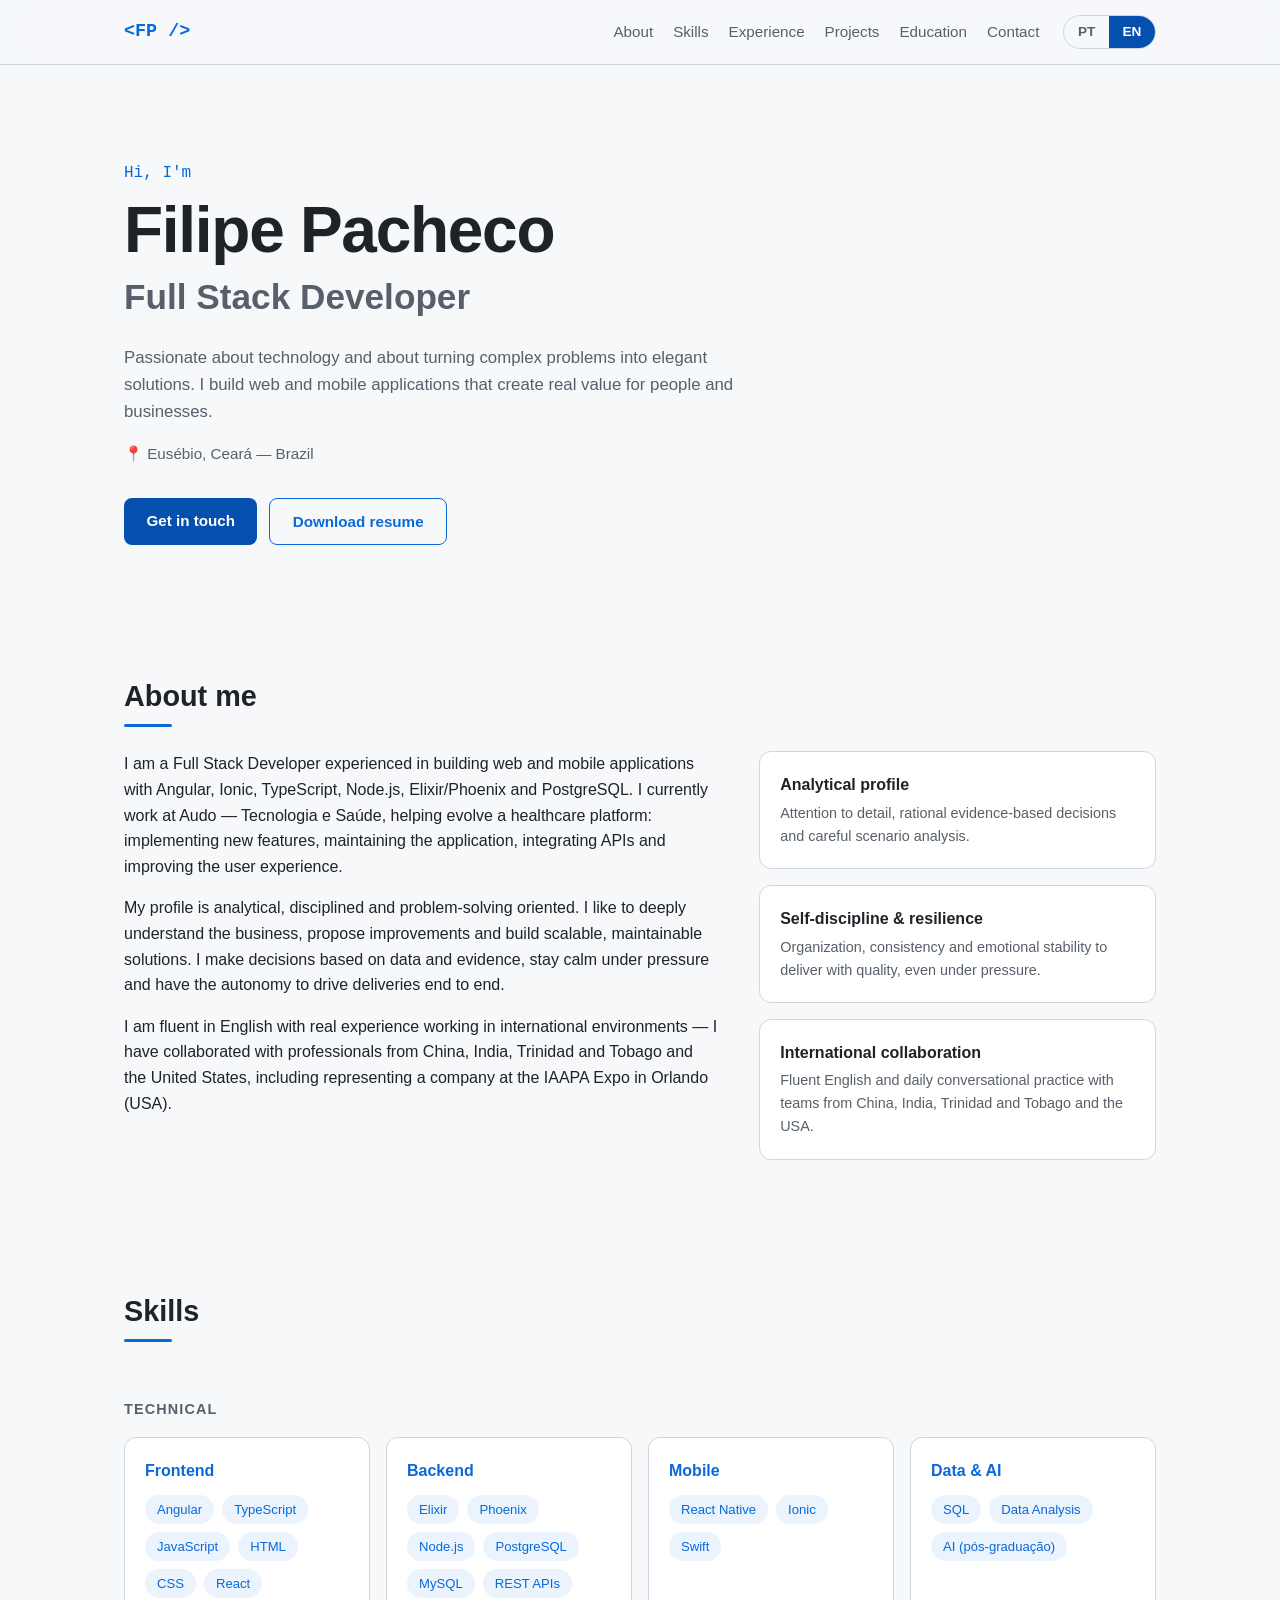
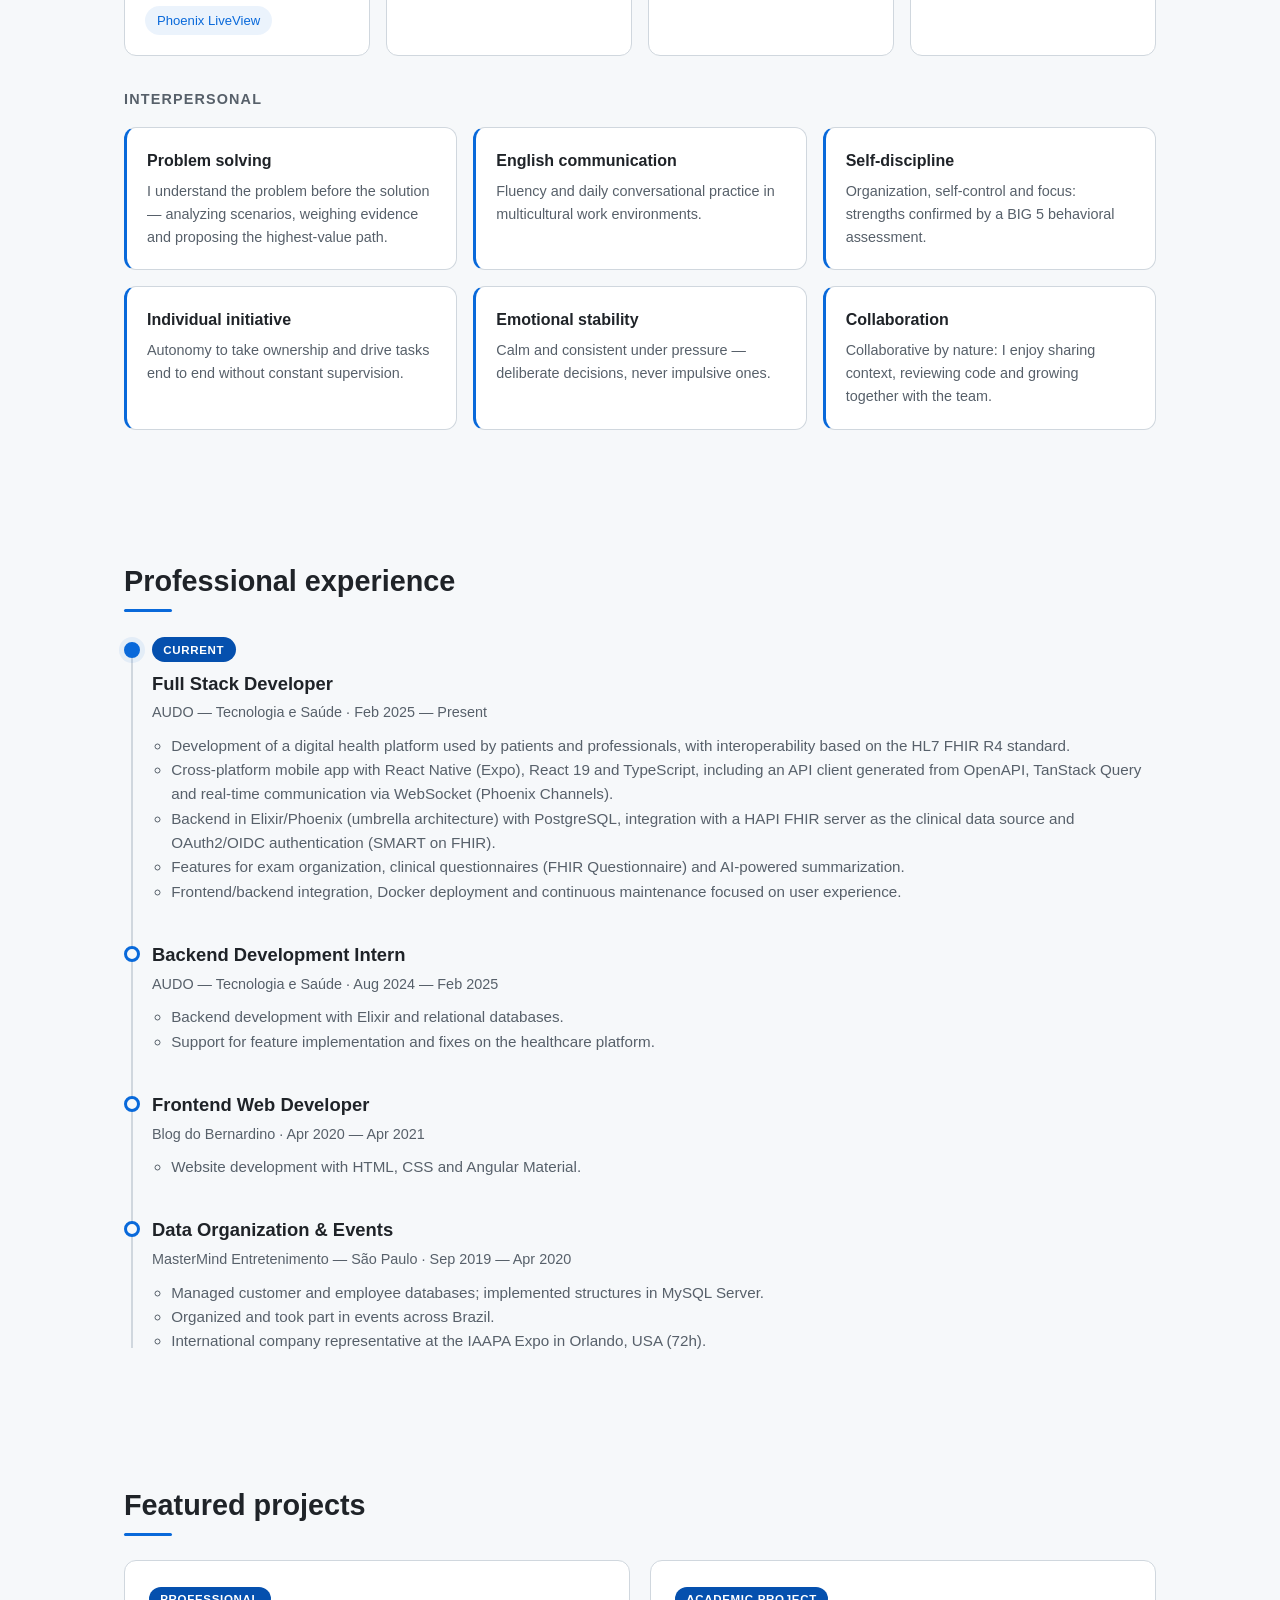
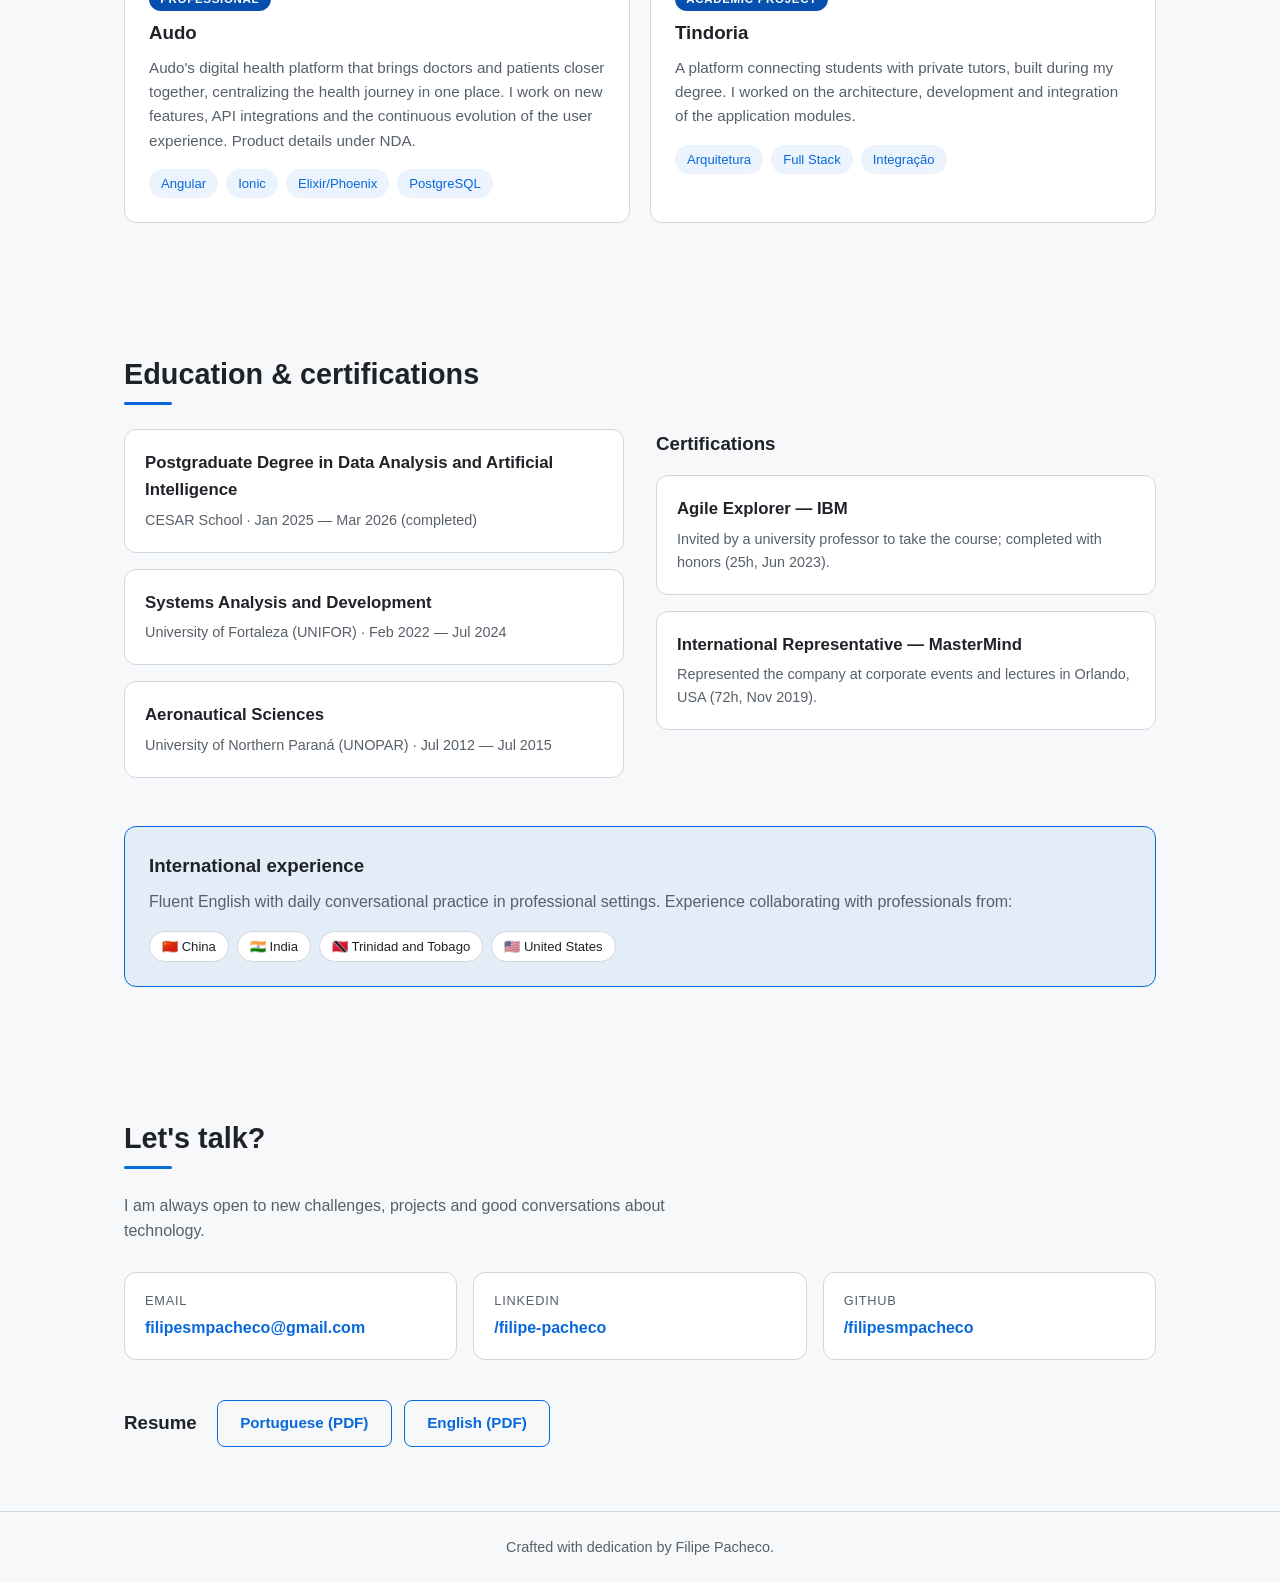
<file: index.html>
<!DOCTYPE html>
<html lang="pt-BR">
<head>
  <meta charset="UTF-8" />
  <meta name="viewport" content="width=device-width, initial-scale=1.0" />
  <meta name="description" content="Filipe Pacheco — Full Stack Developer | Angular, Ionic, TypeScript, Node.js, Elixir/Phoenix, PostgreSQL" />
  <meta name="author" content="Filipe Souto Maior Pacheco" />
  <title>Filipe Pacheco — Desenvolvedor Full Stack</title>
  <link rel="stylesheet" href="assets/css/styles.css" />
  <link rel="icon" href="data:image/svg+xml,<svg xmlns='http://www.w3.org/2000/svg' viewBox='0 0 100 100'><text y='.9em' font-size='90'>💻</text></svg>" />
</head>
<body>
  <header class="site-header">
    <nav class="container nav" aria-label="Main navigation">
      <a class="logo" href="#top">&lt;FP /&gt;</a>
      <ul class="nav-links">
        <li><a href="#about" data-i18n="nav.about">Sobre</a></li>
        <li><a href="#skills" data-i18n="nav.skills">Habilidades</a></li>
        <li><a href="#experience" data-i18n="nav.experience">Experiência</a></li>
        <li><a href="#projects" data-i18n="nav.projects">Projetos</a></li>
        <li><a href="#education" data-i18n="nav.education">Formação</a></li>
        <li><a href="#contact" data-i18n="nav.contact">Contato</a></li>
      </ul>
      <div class="lang-switch" role="group" aria-label="Language switch">
        <button type="button" data-lang="pt" aria-pressed="true">PT</button>
        <button type="button" data-lang="en" aria-pressed="false">EN</button>
      </div>
    </nav>
  </header>

  <main id="top">
    <!-- ============ HERO ============ -->
    <section class="hero container">
      <p class="hero-greeting"><span data-i18n="hero.greeting">Olá, eu sou</span></p>
      <h1 class="hero-name">Filipe Pacheco</h1>
      <h2 class="hero-role" data-i18n="hero.role">Desenvolvedor Full Stack</h2>
      <p class="hero-tagline" data-i18n="hero.tagline">
        Apaixonado por tecnologia e por transformar problemas complexos em soluções elegantes.
        Construo aplicações web e mobile que geram valor real para pessoas e negócios.
      </p>
      <p class="hero-location">📍 <span data-i18n="hero.location">Eusébio, Ceará — Brasil</span></p>
      <div class="hero-actions">
        <a class="btn btn-primary" href="#contact" data-i18n="hero.cta.contact">Fale comigo</a>
        <a class="btn btn-outline" href="#contact" data-i18n="hero.cta.cv">Baixar currículo</a>
      </div>
    </section>

    <!-- ============ ABOUT ============ -->
    <section id="about" class="container section">
      <h2 class="section-title" data-i18n="about.title">Sobre mim</h2>
      <div class="about-grid">
        <div class="about-text">
          <p data-i18n="about.p1"></p>
          <p data-i18n="about.p2"></p>
          <p data-i18n="about.p3"></p>
        </div>
        <div class="about-highlights">
          <article class="highlight-card">
            <h3 data-i18n="about.highlight1.title">Perfil analítico</h3>
            <p data-i18n="about.highlight1.text"></p>
          </article>
          <article class="highlight-card">
            <h3 data-i18n="about.highlight2.title">Autodisciplina e resiliência</h3>
            <p data-i18n="about.highlight2.text"></p>
          </article>
          <article class="highlight-card">
            <h3 data-i18n="about.highlight3.title">Colaboração internacional</h3>
            <p data-i18n="about.highlight3.text"></p>
          </article>
        </div>
      </div>
    </section>

    <!-- ============ SKILLS ============ -->
    <section id="skills" class="container section">
      <h2 class="section-title" data-i18n="skills.title">Habilidades</h2>

      <h3 class="subsection-title" data-i18n="skills.tech.title">Técnicas</h3>
      <div class="skills-grid">
        <div class="skill-group">
          <h4 data-i18n="skills.frontend">Frontend</h4>
          <ul class="tags">
            <li>Angular</li><li>TypeScript</li><li>JavaScript</li>
            <li>HTML</li><li>CSS</li><li>React</li><li>Phoenix LiveView</li>
          </ul>
        </div>
        <div class="skill-group">
          <h4 data-i18n="skills.backend">Backend</h4>
          <ul class="tags">
            <li>Elixir</li><li>Phoenix</li><li>Node.js</li>
            <li>PostgreSQL</li><li>MySQL</li><li>REST APIs</li>
          </ul>
        </div>
        <div class="skill-group">
          <h4 data-i18n="skills.mobile">Mobile</h4>
          <ul class="tags">
            <li>React Native</li><li>Ionic</li><li>Swift</li>
          </ul>
        </div>
        <div class="skill-group">
          <h4 data-i18n="skills.data">Dados &amp; IA</h4>
          <ul class="tags">
            <li>SQL</li><li>Data Analysis</li><li>AI (pós-graduação)</li>
          </ul>
        </div>
      </div>

      <h3 class="subsection-title" data-i18n="skills.soft.title">Interpessoais</h3>
      <div class="soft-skills-grid">
        <article class="soft-card">
          <h4 data-i18n="skills.soft.1.title">Resolução de problemas</h4>
          <p data-i18n="skills.soft.1.text"></p>
        </article>
        <article class="soft-card">
          <h4 data-i18n="skills.soft.2.title">Comunicação em inglês</h4>
          <p data-i18n="skills.soft.2.text"></p>
        </article>
        <article class="soft-card">
          <h4 data-i18n="skills.soft.3.title">Autodisciplina</h4>
          <p data-i18n="skills.soft.3.text"></p>
        </article>
        <article class="soft-card">
          <h4 data-i18n="skills.soft.4.title">Iniciativa individual</h4>
          <p data-i18n="skills.soft.4.text"></p>
        </article>
        <article class="soft-card">
          <h4 data-i18n="skills.soft.5.title">Estabilidade emocional</h4>
          <p data-i18n="skills.soft.5.text"></p>
        </article>
        <article class="soft-card">
          <h4 data-i18n="skills.soft.6.title">Colaboração</h4>
          <p data-i18n="skills.soft.6.text"></p>
        </article>
      </div>
    </section>

    <!-- ============ EXPERIENCE ============ -->
    <section id="experience" class="container section">
      <h2 class="section-title" data-i18n="experience.title">Experiência profissional</h2>
      <ol class="timeline">
        <li class="timeline-item">
          <div class="timeline-marker current" aria-hidden="true"></div>
          <div class="timeline-content">
            <span class="badge" data-i18n="experience.current">Atual</span>
            <h3 data-i18n="exp.audo2.role">Desenvolvedor Full Stack</h3>
            <p class="timeline-meta">
              <span data-i18n="exp.audo2.company">AUDO — Tecnologia e Saúde</span> ·
              <time data-i18n="exp.audo2.period">Fev 2025 — Presente</time>
            </p>
            <ul>
              <li data-i18n="exp.audo2.d1"></li>
              <li data-i18n="exp.audo2.d2"></li>
              <li data-i18n="exp.audo2.d3"></li>
              <li data-i18n="exp.audo2.d4"></li>
              <li data-i18n="exp.audo2.d5"></li>
            </ul>
          </div>
        </li>
        <li class="timeline-item">
          <div class="timeline-marker" aria-hidden="true"></div>
          <div class="timeline-content">
            <h3 data-i18n="exp.audo1.role">Estagiário de Desenvolvimento Backend</h3>
            <p class="timeline-meta">
              <span data-i18n="exp.audo1.company">AUDO — Tecnologia e Saúde</span> ·
              <time data-i18n="exp.audo1.period">Ago 2024 — Fev 2025</time>
            </p>
            <ul>
              <li data-i18n="exp.audo1.d1"></li>
              <li data-i18n="exp.audo1.d2"></li>
            </ul>
          </div>
        </li>
        <li class="timeline-item">
          <div class="timeline-marker" aria-hidden="true"></div>
          <div class="timeline-content">
            <h3 data-i18n="exp.blog.role">Desenvolvedor Frontend Web</h3>
            <p class="timeline-meta">
              <span data-i18n="exp.blog.company">Blog do Bernardino</span> ·
              <time data-i18n="exp.blog.period">Abr 2020 — Abr 2021</time>
            </p>
            <ul>
              <li data-i18n="exp.blog.d1"></li>
            </ul>
          </div>
        </li>
        <li class="timeline-item">
          <div class="timeline-marker" aria-hidden="true"></div>
          <div class="timeline-content">
            <h3 data-i18n="exp.mm.role">Organização de Dados &amp; Eventos</h3>
            <p class="timeline-meta">
              <span data-i18n="exp.mm.company">MasterMind Entretenimento — São Paulo</span> ·
              <time data-i18n="exp.mm.period">Set 2019 — Abr 2020</time>
            </p>
            <ul>
              <li data-i18n="exp.mm.d1"></li>
              <li data-i18n="exp.mm.d2"></li>
              <li data-i18n="exp.mm.d3"></li>
            </ul>
          </div>
        </li>
      </ol>
    </section>

    <!-- ============ PROJECTS ============ -->
    <section id="projects" class="container section">
      <h2 class="section-title" data-i18n="projects.title">Projetos em destaque</h2>
      <div class="projects-grid">
        <article class="project-card">
          <span class="badge" data-i18n="proj.health.tag">Profissional</span>
          <h3 data-i18n="proj.health.title">Audo</h3>
          <p data-i18n="proj.health.text"></p>
          <ul class="tags">
            <li>Angular</li><li>Ionic</li><li>Elixir/Phoenix</li><li>PostgreSQL</li>
          </ul>
        </article>
        <article class="project-card">
          <span class="badge" data-i18n="proj.tindoria.tag">Projeto acadêmico</span>
          <h3 data-i18n="proj.tindoria.title">Tindoria</h3>
          <p data-i18n="proj.tindoria.text"></p>
          <ul class="tags">
            <li>Arquitetura</li><li>Full Stack</li><li>Integração</li>
          </ul>
        </article>
      </div>
    </section>

    <!-- ============ EDUCATION ============ -->
    <section id="education" class="container section">
      <h2 class="section-title" data-i18n="education.title">Formação e certificações</h2>
      <div class="education-grid">
        <div class="education-list">
          <article class="edu-item">
            <h3 data-i18n="edu.cesar.degree">Pós-graduação em Análise de Dados e Inteligência Artificial</h3>
            <p class="edu-meta">
              <span data-i18n="edu.cesar.school">CESAR School</span> ·
              <time data-i18n="edu.cesar.period">Jan 2025 — Mar 2026 (concluída)</time>
            </p>
          </article>
          <article class="edu-item">
            <h3 data-i18n="edu.unifor.degree">Análise e Desenvolvimento de Sistemas</h3>
            <p class="edu-meta">
              <span data-i18n="edu.unifor.school">Universidade de Fortaleza (UNIFOR)</span> ·
              <time data-i18n="edu.unifor.period">Fev 2022 — Jul 2024</time>
            </p>
          </article>
          <article class="edu-item">
            <h3 data-i18n="edu.unopar.degree">Ciências Aeronáuticas</h3>
            <p class="edu-meta">
              <span data-i18n="edu.unopar.school">Universidade Norte do Paraná (UNOPAR)</span> ·
              <time data-i18n="edu.unopar.period">Jul 2012 — Jul 2015</time>
            </p>
          </article>
        </div>
        <div class="cert-list">
          <h3 data-i18n="cert.title">Certificações</h3>
          <article class="cert-item">
            <h4 data-i18n="cert.agile.name">Agile Explorer — IBM</h4>
            <p data-i18n="cert.agile.detail"></p>
          </article>
          <article class="cert-item">
            <h4 data-i18n="cert.intl.name">Representante Internacional — MasterMind</h4>
            <p data-i18n="cert.intl.detail"></p>
          </article>
        </div>
      </div>

      <div class="intl-banner">
        <h3 data-i18n="intl.title">Experiência internacional</h3>
        <p data-i18n="intl.text"></p>
        <ul class="tags flags">
          <li>🇨🇳 <span data-i18n="intl.china">China</span></li>
          <li>🇮🇳 <span data-i18n="intl.india">Índia</span></li>
          <li>🇹🇹 <span data-i18n="intl.tt">Trinidad e Tobago</span></li>
          <li>🇺🇸 <span data-i18n="intl.usa">Estados Unidos</span></li>
        </ul>
      </div>
    </section>

    <!-- ============ CONTACT ============ -->
    <section id="contact" class="container section contact">
      <h2 class="section-title" data-i18n="contact.title">Vamos conversar?</h2>
      <p data-i18n="contact.text"></p>
      <div class="contact-grid">
        <a class="contact-card" href="mailto:filipesmpacheco@gmail.com">
          <span class="contact-label" data-i18n="contact.email">E-mail</span>
          <span class="contact-value">filipesmpacheco@gmail.com</span>
        </a>
        <a class="contact-card" href="https://www.linkedin.com/in/filipe-pacheco-551731a8/" target="_blank" rel="noopener noreferrer">
          <span class="contact-label">LinkedIn</span>
          <span class="contact-value">/filipe-pacheco</span>
        </a>
        <a class="contact-card" href="https://github.com/filipesmpacheco" target="_blank" rel="noopener noreferrer">
          <span class="contact-label">GitHub</span>
          <span class="contact-value">/filipesmpacheco</span>
        </a>
      </div>
      <div class="cv-downloads">
        <h3 data-i18n="contact.cv.title">Currículo</h3>
        <a class="btn btn-outline" href="cv/cv-filipe-pacheco-pt.pdf" download data-i18n="contact.cv.pt">Português (PDF)</a>
        <a class="btn btn-outline" href="cv/cv-filipe-pacheco-en.pdf" download data-i18n="contact.cv.en">Inglês (PDF)</a>
      </div>
    </section>
  </main>

  <footer class="site-footer">
    <p class="container" data-i18n="footer.text">Desenvolvido com dedicação por Filipe Pacheco.</p>
  </footer>

  <script src="assets/js/i18n.js"></script>
  <script src="assets/js/main.js"></script>
</body>
</html>
</file>
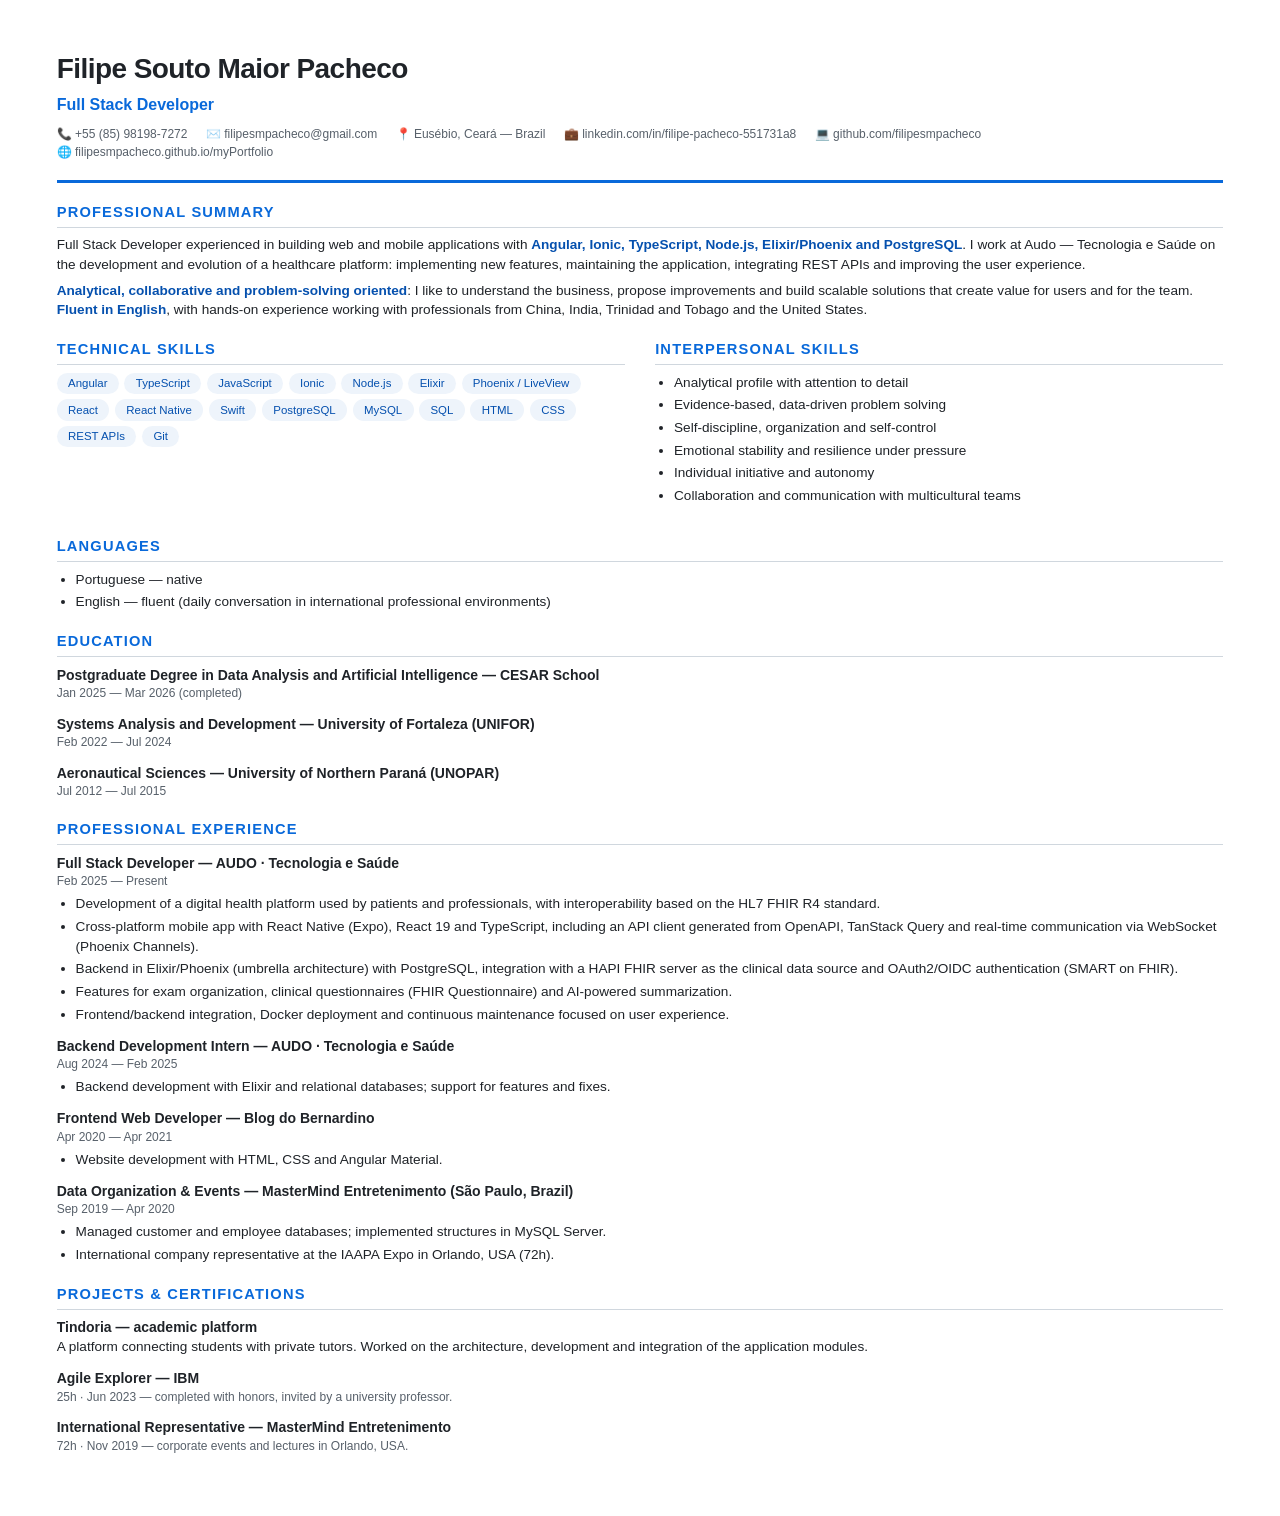
<file: cv-src/cv-en.html>
<!DOCTYPE html>
<html lang="en">
<head>
<meta charset="UTF-8" />
<title>CV — Filipe Souto Maior Pacheco (EN)</title>
<style>
  @page { size: A4; margin: 0; }
  * { margin: 0; padding: 0; box-sizing: border-box; }
  body {
    font-family: "Helvetica Neue", Arial, sans-serif;
    color: #1f2328;
    font-size: 10.2pt;
    line-height: 1.45;
  }
  .page { padding: 13mm 15mm; }
  header { border-bottom: 3px solid #0969da; padding-bottom: 5mm; margin-bottom: 5mm; }
  h1 { font-size: 21pt; letter-spacing: -0.02em; }
  .role { font-size: 12pt; color: #0969da; font-weight: 600; margin-top: 1mm; }
  .contact { margin-top: 2.5mm; color: #57606a; font-size: 9pt; }
  .contact span { margin-right: 4mm; white-space: nowrap; }
  h2 {
    font-size: 11pt; text-transform: uppercase; letter-spacing: 0.08em;
    color: #0969da; margin: 5mm 0 2mm; border-bottom: 1px solid #d0d7de; padding-bottom: 1mm;
  }
  h3 { font-size: 10.5pt; }
  .meta { color: #57606a; font-size: 9pt; margin-bottom: 1mm; }
  ul { padding-left: 5mm; margin: 1mm 0 3mm; }
  li { margin-bottom: 0.8mm; }
  .item { margin-bottom: 3mm; }
  .two-col { display: flex; gap: 8mm; }
  .two-col > div { flex: 1; }
  .page-break { break-before: page; page-break-before: always; }
  .pill-list { display: flex; flex-wrap: wrap; gap: 1.5mm; list-style: none; padding: 0; margin: 1mm 0 2mm; }
  .pill-list li {
    background: #eef4fb; color: #0550ae; border-radius: 999px;
    padding: 0.6mm 3mm; font-size: 8.6pt; font-weight: 500; margin: 0;
  }
  p.summary + p.summary { margin-top: 1.6mm; }
  strong { color: #0550ae; }
</style>
</head>
<body>
<div class="page">
  <header>
    <h1>Filipe Souto Maior Pacheco</h1>
    <p class="role">Full Stack Developer</p>
    <p class="contact">
      <span>📞 +55 (85) 98198-7272</span>
      <span>✉️ filipesmpacheco@gmail.com</span>
      <span>📍 Eusébio, Ceará — Brazil</span>
      <span>💼 linkedin.com/in/filipe-pacheco-551731a8</span>
      <span>💻 github.com/filipesmpacheco</span>
      <span>🌐 filipesmpacheco.github.io/myPortfolio</span>
    </p>
  </header>

  <h2>Professional summary</h2>
  <p class="summary">
    Full Stack Developer experienced in building web and mobile applications with
    <strong>Angular, Ionic, TypeScript, Node.js, Elixir/Phoenix and PostgreSQL</strong>. I work at Audo — Tecnologia e
    Saúde on the development and evolution of a healthcare platform: implementing new features, maintaining the
    application, integrating REST APIs and improving the user experience.
  </p>
  <p class="summary">
    <strong>Analytical, collaborative and problem-solving oriented</strong>: I like to understand the business, propose
    improvements and build scalable solutions that create value for users and for the team.
    <strong>Fluent in English</strong>, with hands-on experience working with professionals from China, India,
    Trinidad and Tobago and the United States.
  </p>

  <div class="two-col">
    <div>
      <h2>Technical skills</h2>
      <ul class="pill-list">
        <li>Angular</li><li>TypeScript</li><li>JavaScript</li><li>Ionic</li>
        <li>Node.js</li><li>Elixir</li><li>Phoenix / LiveView</li><li>React</li>
        <li>React Native</li><li>Swift</li><li>PostgreSQL</li><li>MySQL</li><li>SQL</li>
        <li>HTML</li><li>CSS</li><li>REST APIs</li><li>Git</li>
      </ul>
    </div>
    <div>
      <h2>Interpersonal skills</h2>
      <ul>
        <li>Analytical profile with attention to detail</li>
        <li>Evidence-based, data-driven problem solving</li>
        <li>Self-discipline, organization and self-control</li>
        <li>Emotional stability and resilience under pressure</li>
        <li>Individual initiative and autonomy</li>
        <li>Collaboration and communication with multicultural teams</li>
      </ul>
    </div>
  </div>

  <h2>Languages</h2>
  <ul>
    <li>Portuguese — native</li>
    <li>English — fluent (daily conversation in international professional environments)</li>
  </ul>

  <h2>Education</h2>
  <div class="item">
    <h3>Postgraduate Degree in Data Analysis and Artificial Intelligence — CESAR School</h3>
    <p class="meta">Jan 2025 — Mar 2026 (completed)</p>
  </div>
  <div class="item">
    <h3>Systems Analysis and Development — University of Fortaleza (UNIFOR)</h3>
    <p class="meta">Feb 2022 — Jul 2024</p>
  </div>
  <div class="item">
    <h3>Aeronautical Sciences — University of Northern Paraná (UNOPAR)</h3>
    <p class="meta">Jul 2012 — Jul 2015</p>
  </div>

  <h2 class="page-break">Professional experience</h2>
  <div class="item">
    <h3>Full Stack Developer — AUDO · Tecnologia e Saúde</h3>
    <p class="meta">Feb 2025 — Present</p>
    <ul>
      <li>Development of a digital health platform used by patients and professionals, with interoperability based on the HL7 FHIR R4 standard.</li>
      <li>Cross-platform mobile app with React Native (Expo), React 19 and TypeScript, including an API client generated from OpenAPI, TanStack Query and real-time communication via WebSocket (Phoenix Channels).</li>
      <li>Backend in Elixir/Phoenix (umbrella architecture) with PostgreSQL, integration with a HAPI FHIR server as the clinical data source and OAuth2/OIDC authentication (SMART on FHIR).</li>
      <li>Features for exam organization, clinical questionnaires (FHIR Questionnaire) and AI-powered summarization.</li>
      <li>Frontend/backend integration, Docker deployment and continuous maintenance focused on user experience.</li>
    </ul>
  </div>
  <div class="item">
    <h3>Backend Development Intern — AUDO · Tecnologia e Saúde</h3>
    <p class="meta">Aug 2024 — Feb 2025</p>
    <ul>
      <li>Backend development with Elixir and relational databases; support for features and fixes.</li>
    </ul>
  </div>
  <div class="item">
    <h3>Frontend Web Developer — Blog do Bernardino</h3>
    <p class="meta">Apr 2020 — Apr 2021</p>
    <ul>
      <li>Website development with HTML, CSS and Angular Material.</li>
    </ul>
  </div>
  <div class="item">
    <h3>Data Organization &amp; Events — MasterMind Entretenimento (São Paulo, Brazil)</h3>
    <p class="meta">Sep 2019 — Apr 2020</p>
    <ul>
      <li>Managed customer and employee databases; implemented structures in MySQL Server.</li>
      <li>International company representative at the IAAPA Expo in Orlando, USA (72h).</li>
    </ul>
  </div>
  <h2>Projects &amp; certifications</h2>
  <div class="item">
    <h3>Tindoria — academic platform</h3>
    <p>A platform connecting students with private tutors. Worked on the architecture, development and integration of the application modules.</p>
  </div>
  <div class="item">
    <h3>Agile Explorer — IBM</h3>
    <p class="meta">25h · Jun 2023 — completed with honors, invited by a university professor.</p>
  </div>
  <div class="item">
    <h3>International Representative — MasterMind Entretenimento</h3>
    <p class="meta">72h · Nov 2019 — corporate events and lectures in Orlando, USA.</p>
  </div>
</div>
</body>
</html>
</file>
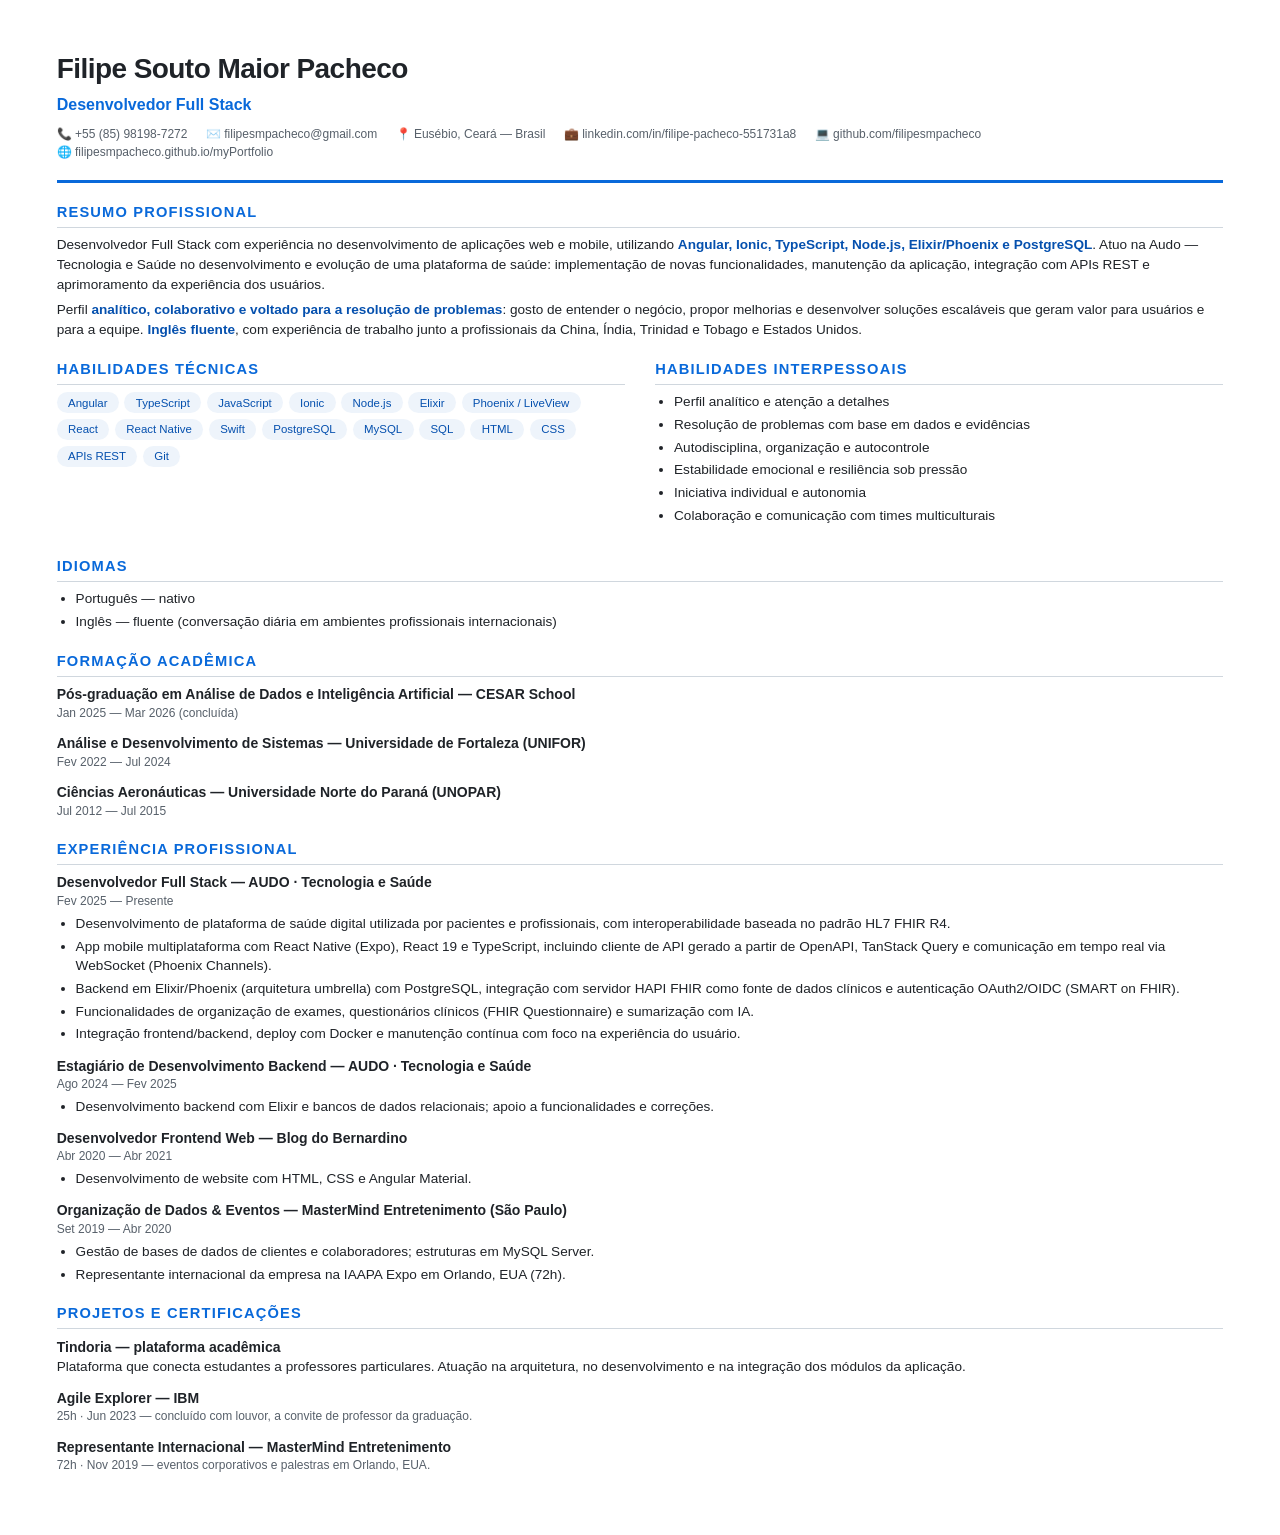
<file: cv-src/cv-pt.html>
<!DOCTYPE html>
<html lang="pt-BR">
<head>
<meta charset="UTF-8" />
<title>CV — Filipe Souto Maior Pacheco (PT)</title>
<style>
  @page { size: A4; margin: 0; }
  * { margin: 0; padding: 0; box-sizing: border-box; }
  body {
    font-family: "Helvetica Neue", Arial, sans-serif;
    color: #1f2328;
    font-size: 10.2pt;
    line-height: 1.45;
  }
  .page { padding: 13mm 15mm; }
  header { border-bottom: 3px solid #0969da; padding-bottom: 5mm; margin-bottom: 5mm; }
  h1 { font-size: 21pt; letter-spacing: -0.02em; }
  .role { font-size: 12pt; color: #0969da; font-weight: 600; margin-top: 1mm; }
  .contact { margin-top: 2.5mm; color: #57606a; font-size: 9pt; }
  .contact span { margin-right: 4mm; white-space: nowrap; }
  h2 {
    font-size: 11pt; text-transform: uppercase; letter-spacing: 0.08em;
    color: #0969da; margin: 5mm 0 2mm; border-bottom: 1px solid #d0d7de; padding-bottom: 1mm;
  }
  h3 { font-size: 10.5pt; }
  .meta { color: #57606a; font-size: 9pt; margin-bottom: 1mm; }
  ul { padding-left: 5mm; margin: 1mm 0 3mm; }
  li { margin-bottom: 0.8mm; }
  .item { margin-bottom: 3mm; }
  .two-col { display: flex; gap: 8mm; }
  .two-col > div { flex: 1; }
  .page-break { break-before: page; page-break-before: always; }
  .pill-list { display: flex; flex-wrap: wrap; gap: 1.5mm; list-style: none; padding: 0; margin: 1mm 0 2mm; }
  .pill-list li {
    background: #eef4fb; color: #0550ae; border-radius: 999px;
    padding: 0.6mm 3mm; font-size: 8.6pt; font-weight: 500; margin: 0;
  }
  p.summary + p.summary { margin-top: 1.6mm; }
  strong { color: #0550ae; }
</style>
</head>
<body>
<div class="page">
  <header>
    <h1>Filipe Souto Maior Pacheco</h1>
    <p class="role">Desenvolvedor Full Stack</p>
    <p class="contact">
      <span>📞 +55 (85) 98198-7272</span>
      <span>✉️ filipesmpacheco@gmail.com</span>
      <span>📍 Eusébio, Ceará — Brasil</span>
      <span>💼 linkedin.com/in/filipe-pacheco-551731a8</span>
      <span>💻 github.com/filipesmpacheco</span>
      <span>🌐 filipesmpacheco.github.io/myPortfolio</span>
    </p>
  </header>

  <h2>Resumo profissional</h2>
  <p class="summary">
    Desenvolvedor Full Stack com experiência no desenvolvimento de aplicações web e mobile, utilizando
    <strong>Angular, Ionic, TypeScript, Node.js, Elixir/Phoenix e PostgreSQL</strong>. Atuo na Audo — Tecnologia e Saúde
    no desenvolvimento e evolução de uma plataforma de saúde: implementação de novas funcionalidades, manutenção da
    aplicação, integração com APIs REST e aprimoramento da experiência dos usuários.
  </p>
  <p class="summary">
    Perfil <strong>analítico, colaborativo e voltado para a resolução de problemas</strong>: gosto de entender o negócio,
    propor melhorias e desenvolver soluções escaláveis que geram valor para usuários e para a equipe.
    <strong>Inglês fluente</strong>, com experiência de trabalho junto a profissionais da China, Índia,
    Trinidad e Tobago e Estados Unidos.
  </p>

  <div class="two-col">
    <div>
      <h2>Habilidades técnicas</h2>
      <ul class="pill-list">
        <li>Angular</li><li>TypeScript</li><li>JavaScript</li><li>Ionic</li>
        <li>Node.js</li><li>Elixir</li><li>Phoenix / LiveView</li><li>React</li>
        <li>React Native</li><li>Swift</li><li>PostgreSQL</li><li>MySQL</li><li>SQL</li>
        <li>HTML</li><li>CSS</li><li>APIs REST</li><li>Git</li>
      </ul>
    </div>
    <div>
      <h2>Habilidades interpessoais</h2>
      <ul>
        <li>Perfil analítico e atenção a detalhes</li>
        <li>Resolução de problemas com base em dados e evidências</li>
        <li>Autodisciplina, organização e autocontrole</li>
        <li>Estabilidade emocional e resiliência sob pressão</li>
        <li>Iniciativa individual e autonomia</li>
        <li>Colaboração e comunicação com times multiculturais</li>
      </ul>
    </div>
  </div>

  <h2>Idiomas</h2>
  <ul>
    <li>Português — nativo</li>
    <li>Inglês — fluente (conversação diária em ambientes profissionais internacionais)</li>
  </ul>

  <h2>Formação acadêmica</h2>
  <div class="item">
    <h3>Pós-graduação em Análise de Dados e Inteligência Artificial — CESAR School</h3>
    <p class="meta">Jan 2025 — Mar 2026 (concluída)</p>
  </div>
  <div class="item">
    <h3>Análise e Desenvolvimento de Sistemas — Universidade de Fortaleza (UNIFOR)</h3>
    <p class="meta">Fev 2022 — Jul 2024</p>
  </div>
  <div class="item">
    <h3>Ciências Aeronáuticas — Universidade Norte do Paraná (UNOPAR)</h3>
    <p class="meta">Jul 2012 — Jul 2015</p>
  </div>

  <h2 class="page-break">Experiência profissional</h2>
  <div class="item">
    <h3>Desenvolvedor Full Stack — AUDO · Tecnologia e Saúde</h3>
    <p class="meta">Fev 2025 — Presente</p>
    <ul>
      <li>Desenvolvimento de plataforma de saúde digital utilizada por pacientes e profissionais, com interoperabilidade baseada no padrão HL7 FHIR R4.</li>
      <li>App mobile multiplataforma com React Native (Expo), React 19 e TypeScript, incluindo cliente de API gerado a partir de OpenAPI, TanStack Query e comunicação em tempo real via WebSocket (Phoenix Channels).</li>
      <li>Backend em Elixir/Phoenix (arquitetura umbrella) com PostgreSQL, integração com servidor HAPI FHIR como fonte de dados clínicos e autenticação OAuth2/OIDC (SMART on FHIR).</li>
      <li>Funcionalidades de organização de exames, questionários clínicos (FHIR Questionnaire) e sumarização com IA.</li>
      <li>Integração frontend/backend, deploy com Docker e manutenção contínua com foco na experiência do usuário.</li>
    </ul>
  </div>
  <div class="item">
    <h3>Estagiário de Desenvolvimento Backend — AUDO · Tecnologia e Saúde</h3>
    <p class="meta">Ago 2024 — Fev 2025</p>
    <ul>
      <li>Desenvolvimento backend com Elixir e bancos de dados relacionais; apoio a funcionalidades e correções.</li>
    </ul>
  </div>
  <div class="item">
    <h3>Desenvolvedor Frontend Web — Blog do Bernardino</h3>
    <p class="meta">Abr 2020 — Abr 2021</p>
    <ul>
      <li>Desenvolvimento de website com HTML, CSS e Angular Material.</li>
    </ul>
  </div>
  <div class="item">
    <h3>Organização de Dados &amp; Eventos — MasterMind Entretenimento (São Paulo)</h3>
    <p class="meta">Set 2019 — Abr 2020</p>
    <ul>
      <li>Gestão de bases de dados de clientes e colaboradores; estruturas em MySQL Server.</li>
      <li>Representante internacional da empresa na IAAPA Expo em Orlando, EUA (72h).</li>
    </ul>
  </div>
  <h2>Projetos e certificações</h2>
  <div class="item">
    <h3>Tindoria — plataforma acadêmica</h3>
    <p>Plataforma que conecta estudantes a professores particulares. Atuação na arquitetura, no desenvolvimento e na integração dos módulos da aplicação.</p>
  </div>
  <div class="item">
    <h3>Agile Explorer — IBM</h3>
    <p class="meta">25h · Jun 2023 — concluído com louvor, a convite de professor da graduação.</p>
  </div>
  <div class="item">
    <h3>Representante Internacional — MasterMind Entretenimento</h3>
    <p class="meta">72h · Nov 2019 — eventos corporativos e palestras em Orlando, EUA.</p>
  </div>
</div>
</body>
</html>
</file>
<file: assets/css/styles.css>
/* ============================================================
   Filipe Pacheco — Portfolio
   Design tokens + layout. No external dependencies.
   ============================================================ */

:root {
  --color-bg: #0d1117;
  --color-surface: #161b22;
  --color-surface-2: #1f2630;
  --color-border: #2d333b;
  --color-text: #e6edf3;
  --color-text-muted: #9aa7b3;
  --color-accent: #58a6ff;
  --color-accent-strong: #1f6feb;
  --color-accent-soft: rgba(88, 166, 255, 0.12);
  --radius: 12px;
  --shadow: 0 8px 24px rgba(0, 0, 0, 0.35);
  --font: -apple-system, BlinkMacSystemFont, "Segoe UI", Roboto, "Helvetica Neue", Arial, sans-serif;
}

@media (prefers-color-scheme: light) {
  :root {
    --color-bg: #f6f8fa;
    --color-surface: #ffffff;
    --color-surface-2: #eef2f6;
    --color-border: #d0d7de;
    --color-text: #1f2328;
    --color-text-muted: #57606a;
    --color-accent: #0969da;
    --color-accent-strong: #0550ae;
    --color-accent-soft: rgba(9, 105, 218, 0.08);
    --shadow: 0 8px 24px rgba(140, 149, 159, 0.2);
  }
}

* {
  margin: 0;
  padding: 0;
  box-sizing: border-box;
}

html {
  scroll-behavior: smooth;
}

body {
  font-family: var(--font);
  background: var(--color-bg);
  color: var(--color-text);
  line-height: 1.6;
}

.container {
  max-width: 1080px;
  margin: 0 auto;
  padding: 0 1.5rem;
}

/* ---------- Header / nav ---------- */
.site-header {
  position: sticky;
  top: 0;
  z-index: 10;
  backdrop-filter: blur(12px);
  background: color-mix(in srgb, var(--color-bg) 82%, transparent);
  border-bottom: 1px solid var(--color-border);
}

.nav {
  display: flex;
  align-items: center;
  gap: 1.5rem;
  min-height: 64px;
}

.logo {
  font-weight: 700;
  font-size: 1.15rem;
  color: var(--color-accent);
  text-decoration: none;
  font-family: "SF Mono", SFMono-Regular, Consolas, monospace;
}

.nav-links {
  display: flex;
  gap: 1.25rem;
  list-style: none;
  margin-left: auto;
}

.nav-links a {
  color: var(--color-text-muted);
  text-decoration: none;
  font-size: 0.95rem;
  transition: color 0.2s;
}

.nav-links a:hover,
.nav-links a:focus-visible {
  color: var(--color-accent);
}

.lang-switch {
  display: flex;
  border: 1px solid var(--color-border);
  border-radius: 999px;
  overflow: hidden;
}

.lang-switch button {
  border: none;
  background: transparent;
  color: var(--color-text-muted);
  font: inherit;
  font-size: 0.85rem;
  font-weight: 600;
  padding: 0.35rem 0.85rem;
  cursor: pointer;
  transition: background 0.2s, color 0.2s;
}

.lang-switch button[aria-pressed="true"] {
  background: var(--color-accent-strong);
  color: #fff;
}

/* ---------- Hero ---------- */
.hero {
  padding: 6rem 1.5rem 4rem;
  text-align: left;
}

.hero-greeting {
  color: var(--color-accent);
  font-family: "SF Mono", SFMono-Regular, Consolas, monospace;
  margin-bottom: 0.5rem;
}

.hero-name {
  font-size: clamp(2.4rem, 6vw, 4rem);
  line-height: 1.1;
  letter-spacing: -0.02em;
}

.hero-role {
  font-size: clamp(1.4rem, 3.5vw, 2.2rem);
  color: var(--color-text-muted);
  font-weight: 600;
  margin-top: 0.25rem;
}

.hero-tagline {
  max-width: 640px;
  margin-top: 1.25rem;
  color: var(--color-text-muted);
  font-size: 1.05rem;
}

.hero-location {
  margin-top: 1rem;
  color: var(--color-text-muted);
  font-size: 0.95rem;
}

.hero-actions {
  display: flex;
  flex-wrap: wrap;
  gap: 0.75rem;
  margin-top: 2rem;
}

/* ---------- Buttons ---------- */
.btn {
  display: inline-block;
  padding: 0.65rem 1.4rem;
  border-radius: 8px;
  font-weight: 600;
  font-size: 0.95rem;
  text-decoration: none;
  transition: transform 0.15s, box-shadow 0.15s, background 0.2s;
}

.btn:hover {
  transform: translateY(-2px);
}

.btn-primary {
  background: var(--color-accent-strong);
  color: #fff;
}

.btn-outline {
  border: 1px solid var(--color-accent);
  color: var(--color-accent);
}

/* ---------- Sections ---------- */
.section {
  padding: 4rem 1.5rem;
}

.section-title {
  font-size: 1.8rem;
  margin-bottom: 2rem;
  position: relative;
  display: inline-block;
}

.section-title::after {
  content: "";
  position: absolute;
  left: 0;
  bottom: -8px;
  width: 48px;
  height: 3px;
  border-radius: 2px;
  background: var(--color-accent);
}

.subsection-title {
  font-size: 1.2rem;
  margin: 2rem 0 1rem;
  color: var(--color-text-muted);
  text-transform: uppercase;
  letter-spacing: 0.08em;
  font-size: 0.9rem;
}

/* ---------- About ---------- */
.about-grid {
  display: grid;
  grid-template-columns: 3fr 2fr;
  gap: 2.5rem;
}

.about-text p + p {
  margin-top: 1rem;
}

.about-highlights {
  display: flex;
  flex-direction: column;
  gap: 1rem;
}

.highlight-card {
  background: var(--color-surface);
  border: 1px solid var(--color-border);
  border-radius: var(--radius);
  padding: 1.25rem;
}

.highlight-card h3 {
  font-size: 1rem;
  margin-bottom: 0.25rem;
}

.highlight-card p {
  font-size: 0.9rem;
  color: var(--color-text-muted);
}

/* ---------- Skills ---------- */
.skills-grid {
  display: grid;
  grid-template-columns: repeat(auto-fit, minmax(220px, 1fr));
  gap: 1rem;
}

.skill-group {
  background: var(--color-surface);
  border: 1px solid var(--color-border);
  border-radius: var(--radius);
  padding: 1.25rem;
}

.skill-group h4 {
  margin-bottom: 0.75rem;
  color: var(--color-accent);
}

.tags {
  display: flex;
  flex-wrap: wrap;
  gap: 0.5rem;
  list-style: none;
}

.tags li {
  background: var(--color-accent-soft);
  color: var(--color-accent);
  border-radius: 999px;
  padding: 0.25rem 0.75rem;
  font-size: 0.82rem;
  font-weight: 500;
}

.soft-skills-grid {
  display: grid;
  grid-template-columns: repeat(auto-fit, minmax(280px, 1fr));
  gap: 1rem;
}

.soft-card {
  background: var(--color-surface);
  border: 1px solid var(--color-border);
  border-left: 3px solid var(--color-accent);
  border-radius: var(--radius);
  padding: 1.25rem;
}

.soft-card h4 {
  margin-bottom: 0.4rem;
}

.soft-card p {
  font-size: 0.9rem;
  color: var(--color-text-muted);
}

/* ---------- Timeline ---------- */
.timeline {
  list-style: none;
  position: relative;
  padding-left: 1.75rem;
}

.timeline::before {
  content: "";
  position: absolute;
  left: 7px;
  top: 6px;
  bottom: 6px;
  width: 2px;
  background: var(--color-border);
}

.timeline-item {
  position: relative;
  padding-bottom: 2.25rem;
}

.timeline-item:last-child {
  padding-bottom: 0;
}

.timeline-marker {
  position: absolute;
  left: -1.75rem;
  top: 6px;
  width: 16px;
  height: 16px;
  border-radius: 50%;
  background: var(--color-bg);
  border: 3px solid var(--color-accent);
}

.timeline-marker.current {
  background: var(--color-accent);
  box-shadow: 0 0 0 5px var(--color-accent-soft);
}

.timeline-content h3 {
  font-size: 1.15rem;
}

.timeline-meta {
  color: var(--color-text-muted);
  font-size: 0.9rem;
  margin: 0.2rem 0 0.6rem;
}

.timeline-content ul {
  padding-left: 1.2rem;
  color: var(--color-text-muted);
  font-size: 0.95rem;
}

.badge {
  display: inline-block;
  background: var(--color-accent-strong);
  color: #fff;
  font-size: 0.72rem;
  font-weight: 700;
  text-transform: uppercase;
  letter-spacing: 0.06em;
  border-radius: 999px;
  padding: 0.2rem 0.7rem;
  margin-bottom: 0.4rem;
}

/* ---------- Projects ---------- */
.projects-grid {
  display: grid;
  grid-template-columns: repeat(auto-fit, minmax(300px, 1fr));
  gap: 1.25rem;
}

.project-card {
  background: var(--color-surface);
  border: 1px solid var(--color-border);
  border-radius: var(--radius);
  padding: 1.5rem;
  transition: transform 0.15s, box-shadow 0.15s;
}

.project-card:hover {
  transform: translateY(-4px);
  box-shadow: var(--shadow);
}

.project-card h3 {
  margin-bottom: 0.5rem;
}

.project-card p {
  color: var(--color-text-muted);
  font-size: 0.95rem;
  margin-bottom: 1rem;
}

/* ---------- Education ---------- */
.education-grid {
  display: grid;
  grid-template-columns: 1fr 1fr;
  gap: 2rem;
}

.edu-item,
.cert-item {
  background: var(--color-surface);
  border: 1px solid var(--color-border);
  border-radius: var(--radius);
  padding: 1.25rem;
  margin-bottom: 1rem;
}

.edu-item h3,
.cert-item h4 {
  font-size: 1.05rem;
}

.edu-meta,
.cert-item p {
  color: var(--color-text-muted);
  font-size: 0.9rem;
  margin-top: 0.3rem;
}

.cert-list > h3 {
  margin-bottom: 1rem;
}

.intl-banner {
  margin-top: 2rem;
  background: var(--color-accent-soft);
  border: 1px solid var(--color-accent);
  border-radius: var(--radius);
  padding: 1.5rem;
}

.intl-banner h3 {
  margin-bottom: 0.5rem;
}

.intl-banner p {
  color: var(--color-text-muted);
  margin-bottom: 1rem;
}

.flags li {
  background: var(--color-surface);
  color: var(--color-text);
  border: 1px solid var(--color-border);
}

/* ---------- Contact ---------- */
.contact > p {
  color: var(--color-text-muted);
  max-width: 560px;
}

.contact-grid {
  display: grid;
  grid-template-columns: repeat(auto-fit, minmax(230px, 1fr));
  gap: 1rem;
  margin-top: 1.75rem;
}

.contact-card {
  display: flex;
  flex-direction: column;
  gap: 0.2rem;
  background: var(--color-surface);
  border: 1px solid var(--color-border);
  border-radius: var(--radius);
  padding: 1.15rem 1.25rem;
  text-decoration: none;
  transition: border-color 0.2s, transform 0.15s;
}

.contact-card:hover {
  border-color: var(--color-accent);
  transform: translateY(-2px);
}

.contact-label {
  font-size: 0.8rem;
  text-transform: uppercase;
  letter-spacing: 0.06em;
  color: var(--color-text-muted);
}

.contact-value {
  color: var(--color-accent);
  font-weight: 600;
  word-break: break-all;
}

.cv-downloads {
  margin-top: 2.5rem;
  display: flex;
  flex-wrap: wrap;
  align-items: center;
  gap: 0.75rem;
}

.cv-downloads h3 {
  margin-right: 0.5rem;
}

/* ---------- Footer ---------- */
.site-footer {
  border-top: 1px solid var(--color-border);
  padding: 1.5rem 0;
  text-align: center;
  color: var(--color-text-muted);
  font-size: 0.9rem;
}

/* ---------- Responsive ---------- */
@media (max-width: 820px) {
  .nav-links {
    display: none;
  }

  .about-grid,
  .education-grid {
    grid-template-columns: 1fr;
  }

  .hero {
    padding-top: 4rem;
  }
}
</file>
